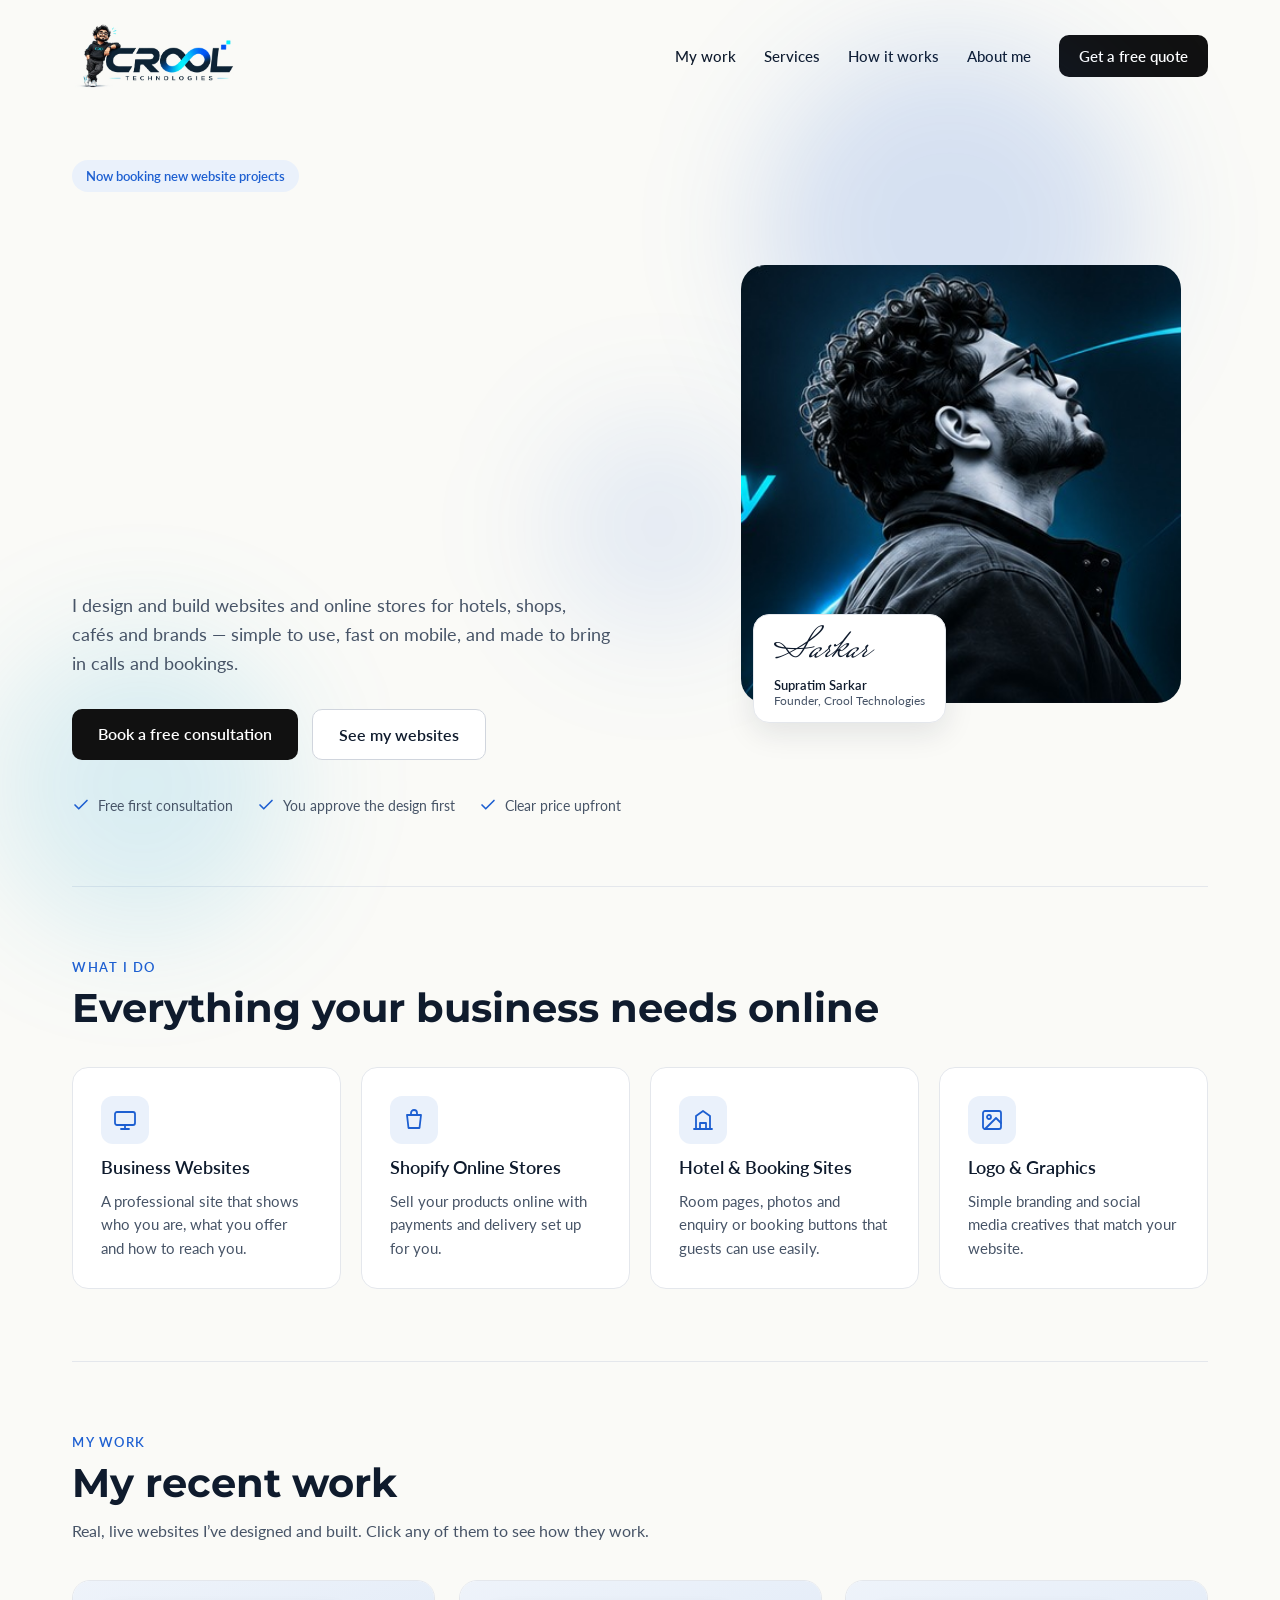
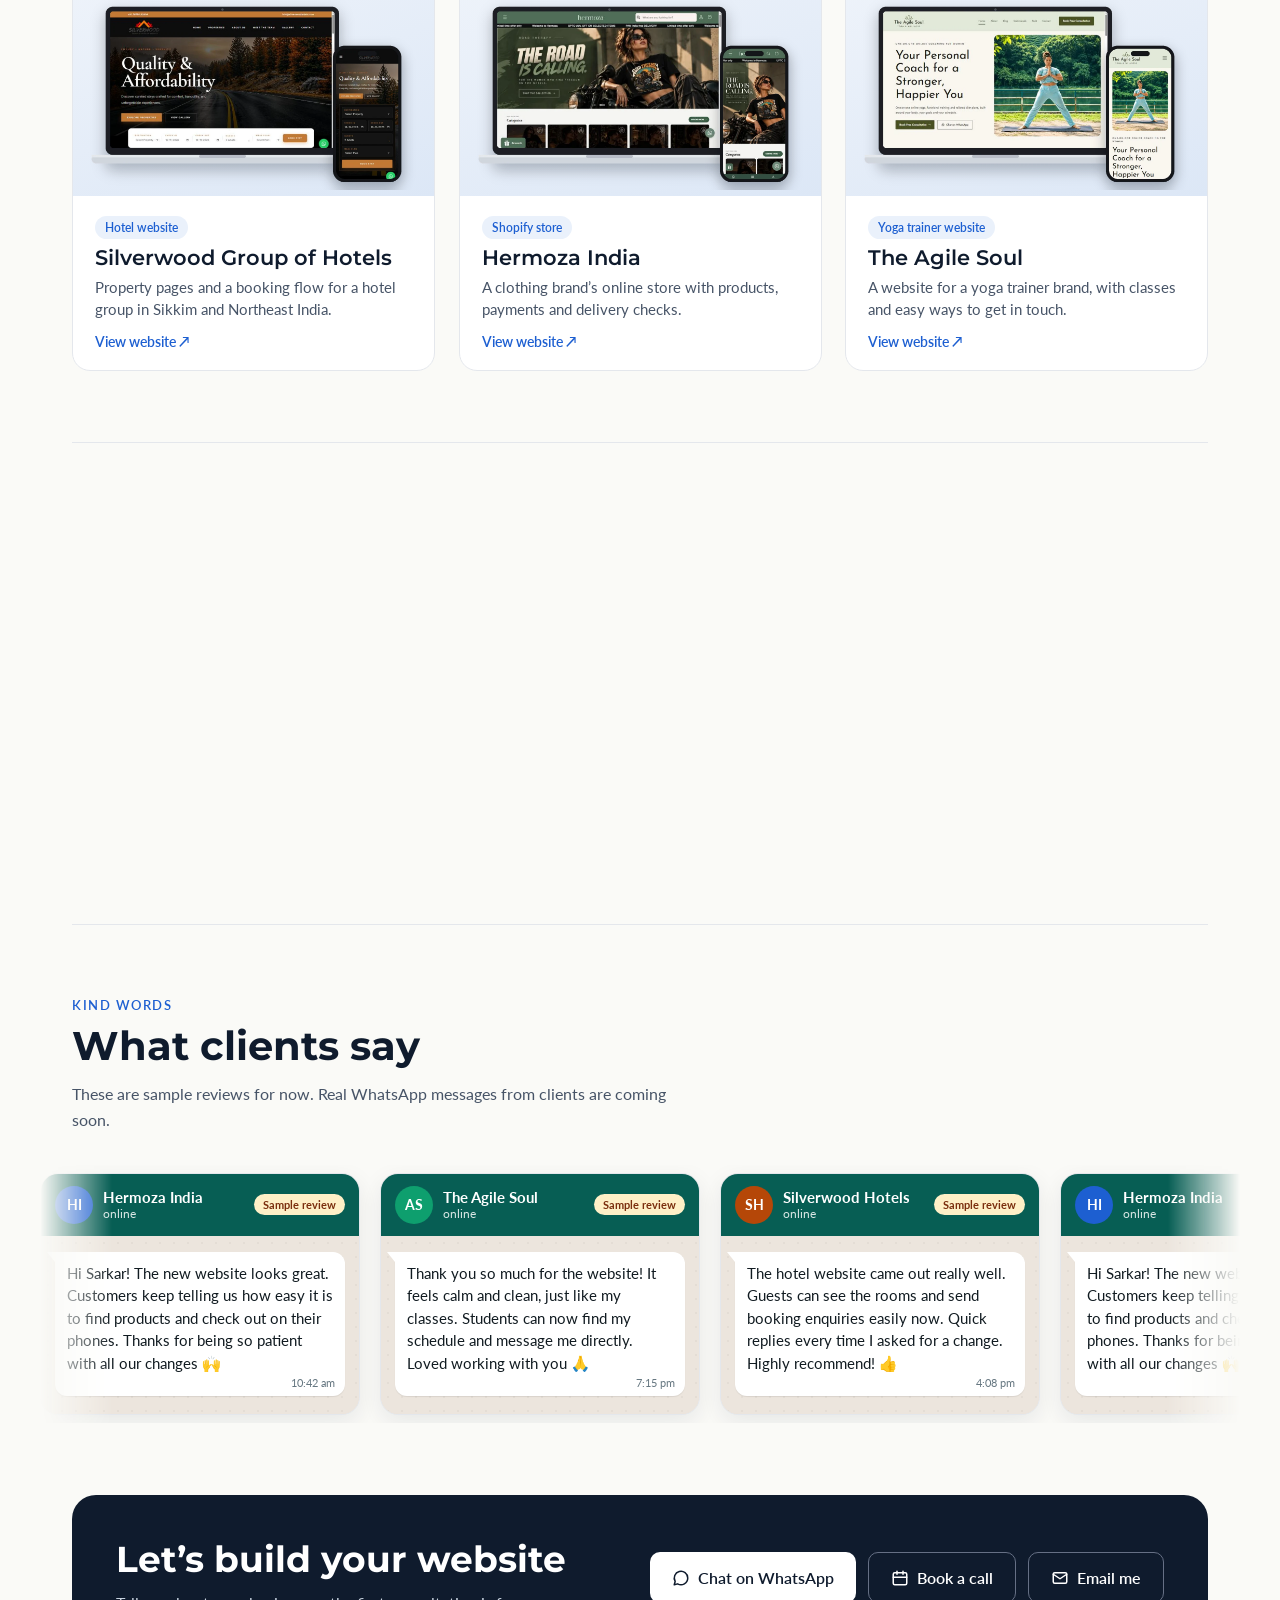
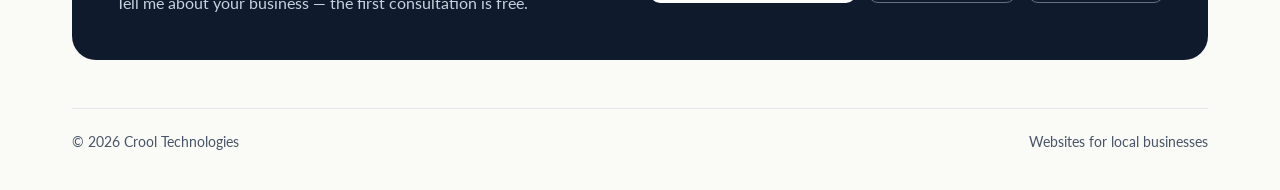
<file: index.html>
<!doctype html>
<html lang="en">
<head>
<meta charset="utf-8">
<meta name="viewport" content="width=device-width, initial-scale=1">
<title>Crool Technologies – Websites for Local Businesses</title>
<meta name="description" content="Crool Technologies by Supratim Sarkar builds websites and Shopify stores for local businesses – hotels, shops, cafés and brands. Free first consultation.">
<meta property="og:title" content="Crool Technologies – Websites for Local Businesses">
<meta property="og:description" content="Websites and online stores for hotels, shops, cafés and brands. Free first consultation.">
<meta property="og:image" content="assets/portrait.jpg">
<meta property="og:type" content="website">
<link rel="icon" href="favicon.ico" sizes="any">
<link rel="icon" type="image/png" sizes="32x32" href="assets/favicon-32.png">
<link rel="apple-touch-icon" href="assets/favicon.png">
<link rel="preconnect" href="https://fonts.googleapis.com">
<link rel="preconnect" href="https://fonts.gstatic.com" crossorigin>
<link rel="stylesheet" href="https://fonts.googleapis.com/css2?family=Lato:wght@400;700&family=Montserrat:wght@500;600;700&family=Mrs+Saint+Delafield&display=swap">
<style>
*{box-sizing:border-box}
html{scroll-behavior:smooth}
body{margin:0;background:#FAFAF7}
a{color:#1D5FD1;text-decoration:none}a:hover{color:#174BA6}
a[style*="background: #111111"]:hover{background:#333333 !important;color:#FFFFFF !important}
img{max-width:100%}

.marquee{position:relative;overflow:hidden;margin:0 -32px;padding:8px 0;-webkit-mask-image:linear-gradient(90deg,transparent,#000 6%,#000 94%,transparent);mask-image:linear-gradient(90deg,transparent,#000 6%,#000 94%,transparent)}
.marquee-track{display:flex;width:max-content;animation:marquee 45s linear infinite}
.marquee:hover .marquee-track,.marquee:focus-within .marquee-track,.marquee.paused .marquee-track{animation-play-state:paused}
.marquee-group{display:flex;gap:20px;padding-right:20px}
@keyframes marquee{to{transform:translateX(-50%)}}
.wa-card{margin:0;width:320px;flex:0 0 auto;border-radius:18px;overflow:hidden;background:#ECE5DD;box-shadow:0 8px 24px rgba(15,27,45,.08);border:1px solid #E4E7EC}
.wa-top{display:flex;align-items:center;gap:10px;background:#075E54;color:#FFF;padding:12px 14px}
.wa-av{width:38px;height:38px;border-radius:50%;display:flex;align-items:center;justify-content:center;font-weight:700;font-size:14px;color:#FFF;flex:0 0 auto}
.wa-name{font-weight:700;font-size:15px}
.wa-status{font-size:12px;opacity:.85}
.wa-sample{margin-left:auto;font-size:11px;font-weight:700;background:#FEF0C7;color:#7A2E0E;border-radius:999px;padding:4px 9px;white-space:nowrap}
.wa-chat{padding:16px 14px 18px;min-height:150px;background-color:#ECE5DD;background-image:radial-gradient(rgba(0,0,0,.035) 1px,transparent 1px);background-size:14px 14px}
.wa-bubble{margin:0;position:relative;background:#FFF;border-radius:0 12px 12px 12px;padding:10px 12px 22px;font-size:15px;line-height:1.5;color:#111B21;box-shadow:0 1px 1px rgba(0,0,0,.08)}
.wa-bubble::before{content:"";position:absolute;left:-8px;top:0;border-top:10px solid #FFF;border-left:8px solid transparent}
.wa-time{position:absolute;right:10px;bottom:5px;font-size:11px;color:#667781}
@media (max-width:768px){.wa-card{width:270px}.wa-bubble{font-size:14px}.marquee-track{animation-duration:35s}}
@media (prefers-reduced-motion:reduce){.marquee{overflow-x:auto;-webkit-mask-image:none;mask-image:none}.marquee-track{animation:none}.marquee-group[aria-hidden]{display:none}}

.site-header{display:flex;align-items:center;justify-content:space-between;gap:20px;padding:24px 0;position:relative}
.site-nav{display:flex;flex-wrap:wrap;align-items:center;gap:28px;font-size:15px;font-weight:500}
.menu-btn{display:none;background:none;border:1px solid #D0D5DD;border-radius:10px;width:46px;height:46px;align-items:center;justify-content:center;color:#0F1B2D;cursor:pointer}
.menu-btn .i-close{display:none}
.menu-btn[aria-expanded="true"] .i-open{display:none}
.menu-btn[aria-expanded="true"] .i-close{display:block}
.svc-grid{display:grid;grid-template-columns:repeat(4,minmax(0,1fr));gap:20px}
.svc-card{background:#FFF;border:1px solid #E4E7EC;border-radius:16px;padding:28px;display:flex;flex-direction:column;gap:12px}
.work-grid{display:grid;grid-template-columns:repeat(3,minmax(0,1fr));gap:24px}
.flow{list-style:none;margin:0;padding:0;display:flex;align-items:stretch;gap:12px}
.flow-step{flex:1 1 0;min-width:0;background:#FFF;border:1px solid #E4E7EC;border-radius:16px;padding:24px;position:relative}
.flow-num{display:inline-flex;align-items:center;justify-content:center;width:44px;height:44px;border-radius:999px;background:#111;color:#FFF;font-family:Montserrat,sans-serif;font-weight:700;font-size:16px}
.flow-step h3{margin:14px 0 6px;font-size:18px}
.flow-step p{margin:0;font-size:15px;line-height:1.55;color:#475467}
.flow-arrow{flex:0 0 auto;display:flex;align-items:center;color:#1D5FD1}
@media (max-width:1024px){
  .svc-grid{grid-template-columns:repeat(2,minmax(0,1fr))}
  .flow{flex-direction:column;align-items:stretch}
  .flow-arrow{justify-content:center;padding:2px 0}
  .flow-arrow svg{transform:rotate(90deg)}
}
@media (max-width:768px){
  .site-logo{height:50px !important}
  .menu-btn{display:flex}
  .site-nav{display:none;position:absolute;top:100%;left:0;right:0;z-index:50;flex-direction:column;align-items:stretch;gap:4px;background:#FFF;border:1px solid #E4E7EC;border-radius:16px;padding:12px;box-shadow:0 16px 40px rgba(15,27,45,.12)}
  .site-nav.open{display:flex}
  .site-nav a{padding:14px 12px !important;border-radius:10px;font-size:16px}
  .site-nav a:not([style*="#111111"]):hover{background:#F2F4F7}
  .site-nav a[style*="#111111"]{text-align:center;margin-top:6px}
  .hero-media{order:-1}
  .type-wrap{white-space:normal}
  .hero{gap:40px !important;padding-top:16px !important}
  .svc-grid{gap:12px}
  .svc-card{padding:18px;gap:10px}
  .svc-card h3{font-size:16px !important}
  .svc-card p{font-size:14px !important}
}
@media (max-width:768px){
  .work-grid{gap:10px}
  .work-card{border-radius:12px !important}
  .work-card img{padding:6px 4px 2px !important}
  .work-card > div{padding:10px !important;gap:4px !important}
  .work-card > div > span,.work-card > div > div:nth-of-type(2){display:none !important}
  .work-card > div > div:first-of-type{font-size:13px !important;line-height:1.25}
  .work-card > div > div:last-of-type{font-size:12px !important;margin-top:2px !important}
}
@media (max-width:640px){
  section{padding-top:48px !important;padding-bottom:48px !important}
  #contact{padding:28px !important}
}
</style>
<script>try{if(!sessionStorage.getItem('crool-intro')&&!matchMedia('(prefers-reduced-motion: reduce)').matches){document.documentElement.classList.add('loading');setTimeout(function(){document.documentElement.classList.remove('loading','loader-active')},6000)}}catch(e){}</script>
<link rel="stylesheet" href="loader.css">
<script src="loader.js" defer></script>
<script>if(!matchMedia('(prefers-reduced-motion: reduce)').matches)document.documentElement.classList.add('js-anim')</script>
<link rel="stylesheet" href="anim.css">
<script src="anim.js" defer></script>
</head>
<body>
<div style="font-family: Lato, system-ui, sans-serif; color: #0F1B2D; background: #FAFAF7; min-height: 100vh">
<div style="max-width: 1200px; margin: 0 auto; padding: 0 32px">

<header class="site-header">
<div style="display: flex; align-items: center; gap: 16px">
<a href="index.html" style="display: flex"><img src="assets/crool-logo.webp" alt="Crool Technologies" class="site-logo" width="507" height="200" style="height: 64px; width: auto; display: block"></a>
</div>
<button type="button" class="menu-btn" aria-label="Open menu" aria-expanded="false" aria-controls="site-nav">
<svg class="i-open" aria-hidden="true" width="26" height="26" viewBox="0 0 24 24" fill="none" stroke="currentColor" stroke-width="2" stroke-linecap="round"><path d="M4 7h16M4 12h16M4 17h16"></path></svg>
<svg class="i-close" aria-hidden="true" width="26" height="26" viewBox="0 0 24 24" fill="none" stroke="currentColor" stroke-width="2" stroke-linecap="round"><path d="M18 6 6 18M6 6l12 12"></path></svg>
</button>
<nav id="site-nav" class="site-nav" aria-label="Main">
<a href="#work" style="color: #0F1B2D; padding: 12px 0">My work</a>
<a href="#services" style="color: #0F1B2D; padding: 12px 0">Services</a>
<a href="#process" style="color: #0F1B2D; padding: 12px 0">How it works</a>
<a href="about.html" style="color: #0F1B2D; padding: 12px 0">About me</a>
<a href="#contact" style="background: #111111; color: #FFFFFF; font-weight: 600; border-radius: 10px; padding: 12px 20px">Get a free quote</a>
</nav>
</header>

<section class="hero" style="display: flex; flex-wrap: wrap; align-items: center; gap: 48px; padding: 48px 0 72px">
<span class="blob b1" data-parallax="-0.25" aria-hidden="true"></span><span class="blob b2" data-parallax="0.2" aria-hidden="true"></span><span class="blob b3" data-parallax="-0.12" aria-hidden="true"></span>
<div style="flex: 1 1 480px; min-width: 0">
<p style="display: inline-block; margin: 0 0 20px; font-size: 13px; font-weight: 600; color: #1D5FD1; background: #EAF1FB; border-radius: 999px; padding: 8px 14px">Now booking new website projects</p>
<h1 class="type-h1" aria-label="Websites that help local businesses get more customers" style="margin: 0; font-family: Montserrat, sans-serif; font-weight: 700; font-size: clamp(40px, 5.4vw, 68px); line-height: 1.05; letter-spacing: -0.02em">Websites that help <span class="type-wrap" aria-hidden="true"><span class="type-text" data-words="local businesses|dental clinics|make-up studios|crochet artists|fitness trainers|online stores">local businesses</span><span class="type-caret"></span></span> get more customers</h1>
<p style="margin: 22px 0 0; max-width: 540px; font-size: 18px; line-height: 1.6; color: #475467">I design and build websites and online stores for hotels, shops, cafés and brands — simple to use, fast on mobile, and made to bring in calls and bookings.</p>
<div style="display: flex; flex-wrap: wrap; gap: 14px; margin-top: 32px">
<a href="#book" data-open-booking style="background: #111111; color: #FFFFFF; font-weight: 600; border-radius: 10px; padding: 15px 26px">Book a free consultation</a>
<a href="#work" style="color: #0F1B2D; font-weight: 600; border: 1px solid #D0D5DD; background: #FFFFFF; border-radius: 10px; padding: 15px 26px">See my websites</a>
</div>
<div style="display: flex; flex-wrap: wrap; gap: 24px; margin-top: 36px; font-size: 14px; color: #475467">
<span style="display: flex; align-items: center; gap: 8px"><svg aria-hidden="true" width="18" height="18" viewBox="0 0 24 24" fill="none" stroke="#1D5FD1" stroke-width="2.2" stroke-linecap="round" stroke-linejoin="round"><path d="M20 6 9 17l-5-5"></path></svg>Free first consultation</span>
<span style="display: flex; align-items: center; gap: 8px"><svg aria-hidden="true" width="18" height="18" viewBox="0 0 24 24" fill="none" stroke="#1D5FD1" stroke-width="2.2" stroke-linecap="round" stroke-linejoin="round"><path d="M20 6 9 17l-5-5"></path></svg>You approve the design first</span>
<span style="display: flex; align-items: center; gap: 8px"><svg aria-hidden="true" width="18" height="18" viewBox="0 0 24 24" fill="none" stroke="#1D5FD1" stroke-width="2.2" stroke-linecap="round" stroke-linejoin="round"><path d="M20 6 9 17l-5-5"></path></svg>Clear price upfront</span>
</div>
</div>
<div class="hero-media" style="flex: 1 1 380px; min-width: 0; display: flex; justify-content: center">
<div data-parallax="-0.08" style="position: relative; width: 100%; max-width: 440px">
<img src="assets/portrait.jpg" alt="Supratim Sarkar" style="width: 100%; height: auto; display: block; border-radius: 24px">
<div style="position: absolute; left: 12px; bottom: -20px; background: #FFFFFF; border: 1px solid #E4E7EC; border-radius: 16px; padding: 14px 20px; box-shadow: 0 10px 30px rgba(15,27,45,0.10)">
<div style="font-family: 'Mrs Saint Delafield', cursive; font-size: 44px; line-height: 1; color: #0F1B2D">Sarkar</div>
<div style="font-size: 13px; font-weight: 600; margin-top: 4px">Supratim Sarkar</div>
<div style="font-size: 12px; color: #475467">Founder, Crool Technologies</div>
</div>
</div>
</div>
</section>

<section id="services" style="padding: 72px 0; border-top: 1px solid #E4E7EC">
<p style="margin: 0 0 10px; font-size: 13px; font-weight: 600; letter-spacing: 0.12em; color: #1D5FD1">WHAT I DO</p>
<h2 style="margin: 0 0 36px; font-family: Montserrat, sans-serif; font-size: 40px; line-height: 1.15">Everything your business needs online</h2>
<div class="svc-grid">
<div class="svc-card">
<div style="width: 48px; height: 48px; border-radius: 12px; background: #EAF1FB; display: flex; align-items: center; justify-content: center"><svg aria-hidden="true" width="24" height="24" viewBox="0 0 24 24" fill="none" stroke="#1D5FD1" stroke-width="1.8" stroke-linecap="round" stroke-linejoin="round"><rect x="2" y="4" width="20" height="13" rx="2"></rect><path d="M8 21h8M12 17v4"></path></svg></div>
<h3 style="margin: 0; font-size: 18px; font-weight: 600">Business Websites</h3>
<p style="margin: 0; font-size: 15px; line-height: 1.55; color: #475467">A professional site that shows who you are, what you offer and how to reach you.</p>
</div>
<div class="svc-card">
<div style="width: 48px; height: 48px; border-radius: 12px; background: #EAF1FB; display: flex; align-items: center; justify-content: center"><svg aria-hidden="true" width="24" height="24" viewBox="0 0 24 24" fill="none" stroke="#1D5FD1" stroke-width="1.8" stroke-linecap="round" stroke-linejoin="round"><path d="M5 7h14l-1.5 13h-11z"></path><path d="M9 7V5a3 3 0 0 1 6 0v2"></path></svg></div>
<h3 style="margin: 0; font-size: 18px; font-weight: 600">Shopify Online Stores</h3>
<p style="margin: 0; font-size: 15px; line-height: 1.55; color: #475467">Sell your products online with payments and delivery set up for you.</p>
</div>
<div class="svc-card">
<div style="width: 48px; height: 48px; border-radius: 12px; background: #EAF1FB; display: flex; align-items: center; justify-content: center"><svg aria-hidden="true" width="24" height="24" viewBox="0 0 24 24" fill="none" stroke="#1D5FD1" stroke-width="1.8" stroke-linecap="round" stroke-linejoin="round"><path d="M3 21h18M5 21V8l7-5 7 5v13"></path><path d="M9 21v-6h6v6"></path></svg></div>
<h3 style="margin: 0; font-size: 18px; font-weight: 600">Hotel &amp; Booking Sites</h3>
<p style="margin: 0; font-size: 15px; line-height: 1.55; color: #475467">Room pages, photos and enquiry or booking buttons that guests can use easily.</p>
</div>
<div class="svc-card">
<div style="width: 48px; height: 48px; border-radius: 12px; background: #EAF1FB; display: flex; align-items: center; justify-content: center"><svg aria-hidden="true" width="24" height="24" viewBox="0 0 24 24" fill="none" stroke="#1D5FD1" stroke-width="1.8" stroke-linecap="round" stroke-linejoin="round"><rect x="3" y="3" width="18" height="18" rx="2"></rect><circle cx="9" cy="9" r="2"></circle><path d="m21 15-5-5L5 21"></path></svg></div>
<h3 style="margin: 0; font-size: 18px; font-weight: 600">Logo &amp; Graphics</h3>
<p style="margin: 0; font-size: 15px; line-height: 1.55; color: #475467">Simple branding and social media creatives that match your website.</p>
</div>
</div>
</section>

<section id="work" style="padding: 72px 0; border-top: 1px solid #E4E7EC">
<p style="margin: 0 0 10px; font-size: 13px; font-weight: 600; letter-spacing: 0.12em; color: #1D5FD1">MY WORK</p>
<h2 style="margin: 0 0 12px; font-family: Montserrat, sans-serif; font-size: 40px; line-height: 1.15">My recent work</h2>
<p style="margin: 0 0 36px; max-width: 620px; font-size: 16px; line-height: 1.6; color: #475467">Real, live websites I’ve designed and built. Click any of them to see how they work.</p>
<div class="work-grid">
<a href="https://www.silverwoodhotels.com" target="_blank" rel="noopener" class="work-card" style="display: block; color: #0F1B2D; background: #FFFFFF; border: 1px solid #E4E7EC; border-radius: 18px; overflow: hidden">
<img loading="lazy" src="assets/work-silverwood.webp" alt="Silverwood Hotels website on a laptop and a phone" width="1260" height="750" style="width: 100%; height: auto; aspect-ratio: 1260 / 750; object-fit: contain; display: block; background: linear-gradient(160deg, #EEF3FA, #DCE7F6); padding: 14px 12px 6px; box-sizing: border-box">
<div style="padding: 20px 22px; display: flex; flex-direction: column; gap: 6px">
<span style="align-self: flex-start; font-size: 12px; font-weight: 600; color: #1D5FD1; background: #EAF1FB; border-radius: 999px; padding: 4px 10px">Hotel website</span>
<div style="font-family: Montserrat, sans-serif; font-size: 21px; font-weight: 600">Silverwood Group of Hotels</div>
<div style="font-size: 15px; line-height: 1.5; color: #475467">Property pages and a booking flow for a hotel group in Sikkim and Northeast India.</div>
<div style="font-size: 14px; font-weight: 600; color: #1D5FD1; margin-top: 6px">View website ↗</div>
</div>
</a>
<a href="https://www.hermozaindia.com" target="_blank" rel="noopener" class="work-card" style="display: block; color: #0F1B2D; background: #FFFFFF; border: 1px solid #E4E7EC; border-radius: 18px; overflow: hidden">
<img loading="lazy" src="assets/work-hermoza.webp" alt="Hermoza India store on a laptop and a phone" width="1260" height="750" style="width: 100%; height: auto; aspect-ratio: 1260 / 750; object-fit: contain; display: block; background: linear-gradient(160deg, #EEF3FA, #DCE7F6); padding: 14px 12px 6px; box-sizing: border-box">
<div style="padding: 20px 22px; display: flex; flex-direction: column; gap: 6px">
<span style="align-self: flex-start; font-size: 12px; font-weight: 600; color: #1D5FD1; background: #EAF1FB; border-radius: 999px; padding: 4px 10px">Shopify store</span>
<div style="font-family: Montserrat, sans-serif; font-size: 21px; font-weight: 600">Hermoza India</div>
<div style="font-size: 15px; line-height: 1.5; color: #475467">A clothing brand’s online store with products, payments and delivery checks.</div>
<div style="font-size: 14px; font-weight: 600; color: #1D5FD1; margin-top: 6px">View website ↗</div>
</div>
</a>
<a href="https://www.theagilesoul.com" target="_blank" rel="noopener" class="work-card" style="display: block; color: #0F1B2D; background: #FFFFFF; border: 1px solid #E4E7EC; border-radius: 18px; overflow: hidden">
<img loading="lazy" src="assets/work-agile.webp" alt="The Agile Soul website on a laptop and a phone" width="1260" height="750" style="width: 100%; height: auto; aspect-ratio: 1260 / 750; object-fit: contain; display: block; background: linear-gradient(160deg, #EEF3FA, #DCE7F6); padding: 14px 12px 6px; box-sizing: border-box">
<div style="padding: 20px 22px; display: flex; flex-direction: column; gap: 6px">
<span style="align-self: flex-start; font-size: 12px; font-weight: 600; color: #1D5FD1; background: #EAF1FB; border-radius: 999px; padding: 4px 10px">Yoga trainer website</span>
<div style="font-family: Montserrat, sans-serif; font-size: 21px; font-weight: 600">The Agile Soul</div>
<div style="font-size: 15px; line-height: 1.5; color: #475467">A website for a yoga trainer brand, with classes and easy ways to get in touch.</div>
<div style="font-size: 14px; font-weight: 600; color: #1D5FD1; margin-top: 6px">View website ↗</div>
</div>
</a>
</div>
</section>

<section id="process" style="padding: 72px 0; border-top: 1px solid #E4E7EC">
<p style="margin: 0 0 10px; font-size: 13px; font-weight: 600; letter-spacing: 0.12em; color: #1D5FD1">HOW IT WORKS</p>
<h2 style="margin: 0 0 36px; font-family: Montserrat, sans-serif; font-size: 40px; line-height: 1.15">Simple, clear, no surprises</h2>
<ol class="flow">
<li class="flow-step"><span class="flow-num">01</span><h3>Free call</h3><p>We talk about your business, your customers and what the site needs to do.</p></li>
<li class="flow-arrow" aria-hidden="true"><svg width="28" height="28" viewBox="0 0 24 24" fill="none" stroke="currentColor" stroke-width="2" stroke-linecap="round" stroke-linejoin="round"><path d="M5 12h14M13 6l6 6-6 6"></path></svg></li>
<li class="flow-step"><span class="flow-num">02</span><h3>Design preview</h3><p>You see the design and request changes before anything is built.</p></li>
<li class="flow-arrow" aria-hidden="true"><svg width="28" height="28" viewBox="0 0 24 24" fill="none" stroke="currentColor" stroke-width="2" stroke-linecap="round" stroke-linejoin="round"><path d="M5 12h14M13 6l6 6-6 6"></path></svg></li>
<li class="flow-step"><span class="flow-num">03</span><h3>Build</h3><p>I build the site, mobile-friendly and fast, with regular updates to you.</p></li>
<li class="flow-arrow" aria-hidden="true"><svg width="28" height="28" viewBox="0 0 24 24" fill="none" stroke="currentColor" stroke-width="2" stroke-linecap="round" stroke-linejoin="round"><path d="M5 12h14M13 6l6 6-6 6"></path></svg></li>
<li class="flow-step"><span class="flow-num">04</span><h3>Launch &amp; handover</h3><p>Your site goes live on fast, secure hosting. Need a change later? Just message me and I’ll update it.</p></li>
</ol>
</section>



<section id="reviews" style="padding: 72px 0; border-top: 1px solid #E4E7EC">
<p style="margin: 0 0 10px; font-size: 13px; font-weight: 600; letter-spacing: 0.12em; color: #1D5FD1">KIND WORDS</p>
<h2 style="margin: 0 0 12px; font-family: Montserrat, sans-serif; font-size: 40px; line-height: 1.15">What clients say</h2>
<p style="margin: 0 0 32px; max-width: 620px; font-size: 16px; line-height: 1.6; color: #475467">These are sample reviews for now. Real WhatsApp messages from clients are coming soon.</p>
<div class="marquee" aria-label="Sample client reviews">
<div class="marquee-track">
<div class="marquee-group"><figure class="wa-card">
<div class="wa-top"><span class="wa-av" style="background:#1D5FD1">HI</span><div><div class="wa-name">Hermoza India</div><div class="wa-status">online</div></div><span class="wa-sample">Sample review</span></div>
<div class="wa-chat"><blockquote class="wa-bubble">Hi Sarkar! The new website looks great. Customers keep telling us how easy it is to find products and check out on their phones. Thanks for being so patient with all our changes 🙌<span class="wa-time">10:42 am</span></blockquote></div>
</figure><figure class="wa-card">
<div class="wa-top"><span class="wa-av" style="background:#0E9F6E">AS</span><div><div class="wa-name">The Agile Soul</div><div class="wa-status">online</div></div><span class="wa-sample">Sample review</span></div>
<div class="wa-chat"><blockquote class="wa-bubble">Thank you so much for the website! It feels calm and clean, just like my classes. Students can now find my schedule and message me directly. Loved working with you 🙏<span class="wa-time">7:15 pm</span></blockquote></div>
</figure><figure class="wa-card">
<div class="wa-top"><span class="wa-av" style="background:#B54708">SH</span><div><div class="wa-name">Silverwood Hotels</div><div class="wa-status">online</div></div><span class="wa-sample">Sample review</span></div>
<div class="wa-chat"><blockquote class="wa-bubble">The hotel website came out really well. Guests can see the rooms and send booking enquiries easily now. Quick replies every time I asked for a change. Highly recommend! 👍<span class="wa-time">4:08 pm</span></blockquote></div>
</figure><figure class="wa-card">
<div class="wa-top"><span class="wa-av" style="background:#1D5FD1">HI</span><div><div class="wa-name">Hermoza India</div><div class="wa-status">online</div></div><span class="wa-sample">Sample review</span></div>
<div class="wa-chat"><blockquote class="wa-bubble">Hi Sarkar! The new website looks great. Customers keep telling us how easy it is to find products and check out on their phones. Thanks for being so patient with all our changes 🙌<span class="wa-time">10:42 am</span></blockquote></div>
</figure><figure class="wa-card">
<div class="wa-top"><span class="wa-av" style="background:#0E9F6E">AS</span><div><div class="wa-name">The Agile Soul</div><div class="wa-status">online</div></div><span class="wa-sample">Sample review</span></div>
<div class="wa-chat"><blockquote class="wa-bubble">Thank you so much for the website! It feels calm and clean, just like my classes. Students can now find my schedule and message me directly. Loved working with you 🙏<span class="wa-time">7:15 pm</span></blockquote></div>
</figure><figure class="wa-card">
<div class="wa-top"><span class="wa-av" style="background:#B54708">SH</span><div><div class="wa-name">Silverwood Hotels</div><div class="wa-status">online</div></div><span class="wa-sample">Sample review</span></div>
<div class="wa-chat"><blockquote class="wa-bubble">The hotel website came out really well. Guests can see the rooms and send booking enquiries easily now. Quick replies every time I asked for a change. Highly recommend! 👍<span class="wa-time">4:08 pm</span></blockquote></div>
</figure></div>
<div class="marquee-group" aria-hidden="true"><figure class="wa-card">
<div class="wa-top"><span class="wa-av" style="background:#1D5FD1">HI</span><div><div class="wa-name">Hermoza India</div><div class="wa-status">online</div></div><span class="wa-sample">Sample review</span></div>
<div class="wa-chat"><blockquote class="wa-bubble">Hi Sarkar! The new website looks great. Customers keep telling us how easy it is to find products and check out on their phones. Thanks for being so patient with all our changes 🙌<span class="wa-time">10:42 am</span></blockquote></div>
</figure><figure class="wa-card">
<div class="wa-top"><span class="wa-av" style="background:#0E9F6E">AS</span><div><div class="wa-name">The Agile Soul</div><div class="wa-status">online</div></div><span class="wa-sample">Sample review</span></div>
<div class="wa-chat"><blockquote class="wa-bubble">Thank you so much for the website! It feels calm and clean, just like my classes. Students can now find my schedule and message me directly. Loved working with you 🙏<span class="wa-time">7:15 pm</span></blockquote></div>
</figure><figure class="wa-card">
<div class="wa-top"><span class="wa-av" style="background:#B54708">SH</span><div><div class="wa-name">Silverwood Hotels</div><div class="wa-status">online</div></div><span class="wa-sample">Sample review</span></div>
<div class="wa-chat"><blockquote class="wa-bubble">The hotel website came out really well. Guests can see the rooms and send booking enquiries easily now. Quick replies every time I asked for a change. Highly recommend! 👍<span class="wa-time">4:08 pm</span></blockquote></div>
</figure><figure class="wa-card">
<div class="wa-top"><span class="wa-av" style="background:#1D5FD1">HI</span><div><div class="wa-name">Hermoza India</div><div class="wa-status">online</div></div><span class="wa-sample">Sample review</span></div>
<div class="wa-chat"><blockquote class="wa-bubble">Hi Sarkar! The new website looks great. Customers keep telling us how easy it is to find products and check out on their phones. Thanks for being so patient with all our changes 🙌<span class="wa-time">10:42 am</span></blockquote></div>
</figure><figure class="wa-card">
<div class="wa-top"><span class="wa-av" style="background:#0E9F6E">AS</span><div><div class="wa-name">The Agile Soul</div><div class="wa-status">online</div></div><span class="wa-sample">Sample review</span></div>
<div class="wa-chat"><blockquote class="wa-bubble">Thank you so much for the website! It feels calm and clean, just like my classes. Students can now find my schedule and message me directly. Loved working with you 🙏<span class="wa-time">7:15 pm</span></blockquote></div>
</figure><figure class="wa-card">
<div class="wa-top"><span class="wa-av" style="background:#B54708">SH</span><div><div class="wa-name">Silverwood Hotels</div><div class="wa-status">online</div></div><span class="wa-sample">Sample review</span></div>
<div class="wa-chat"><blockquote class="wa-bubble">The hotel website came out really well. Guests can see the rooms and send booking enquiries easily now. Quick replies every time I asked for a change. Highly recommend! 👍<span class="wa-time">4:08 pm</span></blockquote></div>
</figure></div>
</div>
</div>
</section>

<section id="contact" style="display: flex; flex-wrap: wrap; gap: 28px; align-items: center; justify-content: space-between; padding: 44px; margin-bottom: 48px; border-radius: 24px; background: #0F1B2D; color: #FFFFFF">
<div style="flex: 1 1 360px">
<h2 style="margin: 0 0 10px; font-family: Montserrat, sans-serif; font-size: 36px; line-height: 1.15">Let’s build your website</h2>
<p style="margin: 0; font-size: 16px; line-height: 1.6; color: #C7D2DE">Tell me about your business — the first consultation is free.</p>
</div>
<div style="display: flex; flex-wrap: wrap; gap: 12px">
<a href="https://wa.me/919676737016?text=Hi%20Sarkar%21%20%F0%9F%91%8B%20I%20saw%20your%20work%20on%20the%20Crool%20Technologies%20website%20and%20I%20have%20a%20project%20in%20mind.%20Can%20we%20chat%3F" target="_blank" rel="noopener" style="display: flex; align-items: center; gap: 8px; background: #FFFFFF; color: #0F1B2D; font-weight: 600; border-radius: 10px; padding: 15px 22px"><svg aria-hidden="true" width="18" height="18" viewBox="0 0 24 24" fill="none" stroke="currentColor" stroke-width="2" stroke-linecap="round" stroke-linejoin="round"><path d="M21 12a9 9 0 0 1-13.5 7.8L3 21l1.2-4.4A9 9 0 1 1 21 12z"></path></svg>Chat on WhatsApp</a>
<a href="#book" data-open-booking style="display: flex; align-items: center; gap: 8px; color: #FFFFFF; font-weight: 600; border: 1px solid #667085; border-radius: 10px; padding: 15px 22px"><svg aria-hidden="true" width="18" height="18" viewBox="0 0 24 24" fill="none" stroke="currentColor" stroke-width="2" stroke-linecap="round" stroke-linejoin="round"><rect x="3" y="5" width="18" height="16" rx="2"></rect><path d="M16 3v4M8 3v4M3 11h18"></path></svg>Book a call</a>
<a href="mailto:supratimsarkar1@gmail.com" style="display: flex; align-items: center; gap: 8px; color: #FFFFFF; font-weight: 600; border: 1px solid #667085; border-radius: 10px; padding: 15px 22px"><svg aria-hidden="true" width="18" height="18" viewBox="0 0 24 24" fill="none" stroke="currentColor" stroke-width="2" stroke-linecap="round" stroke-linejoin="round"><rect x="3" y="5" width="18" height="14" rx="2"></rect><path d="m3 7 9 6 9-6"></path></svg>Email me</a>
</div>
</section>

<footer style="display: flex; flex-wrap: wrap; justify-content: space-between; gap: 12px; padding: 24px 0 40px; border-top: 1px solid #E4E7EC; font-size: 14px; color: #475467">
<span>© 2026 Crool Technologies</span>
<span>Websites for local businesses</span>
</footer>

</div>
</div>
<dialog id="booking" aria-labelledby="booking-title">
<form id="booking-form" novalidate>
<div class="bk-head">
<h2 id="booking-title">Book a call</h2>
<button type="button" class="bk-close" aria-label="Close" data-close-booking>
<svg aria-hidden="true" width="22" height="22" viewBox="0 0 24 24" fill="none" stroke="currentColor" stroke-width="2" stroke-linecap="round"><path d="M18 6 6 18M6 6l12 12"></path></svg>
</button>
</div>
<p class="bk-sub">Fill this in and tap <strong>Book now</strong>. WhatsApp will open with your details ready to send.</p>

<div class="bk-row">
<div class="bk-field"><label for="bk-first">First name</label><input id="bk-first" name="first" autocomplete="given-name" required></div>
<div class="bk-field"><label for="bk-last">Last name</label><input id="bk-last" name="last" autocomplete="family-name" required></div>
</div>

<div class="bk-field">
<label for="bk-country">Country</label>
<select id="bk-country" name="country" required><option value="">Loading…</option></select>
</div>

<div class="bk-row">
<div class="bk-field">
<label for="bk-state">State</label>
<select id="bk-state" name="state" required disabled><option value="">Select country first</option></select>
<input id="bk-state-text" name="state_text" placeholder="Type your state" hidden>
</div>
<div class="bk-field">
<label for="bk-city">City</label>
<select id="bk-city" name="city" required disabled><option value="">Select state first</option></select>
<input id="bk-city-text" name="city_text" placeholder="Type your city" hidden>
</div>
</div>

<div class="bk-field">
<label for="bk-phone">WhatsApp number</label>
<div class="bk-phone"><span id="bk-dial">+91</span><input id="bk-phone" name="phone" type="tel" inputmode="numeric" autocomplete="tel-national" placeholder="98765 43210" required></div>
</div>

<div class="bk-field">
<label for="bk-type">Business type</label>
<select id="bk-type" name="type" required>
<option value="">Select your business type</option>
<option>Dental clinic</option>
<option>Make-up studio</option>
<option>Crochet artist</option>
<option>Fitness trainer</option>
<option>E-commerce</option>
<option value="Others">Others</option>
</select>
<input id="bk-type-other" name="type_other" placeholder="Tell me your business type" hidden>
</div>

<fieldset class="bk-field">
<legend>Service needed <span class="bk-hint">(choose one or more)</span></legend>
<div class="bk-checks">
<label><input type="checkbox" name="service" value="Website"> Website</label>
<label><input type="checkbox" name="service" value="Online store"> Online store</label>
<label><input type="checkbox" name="service" value="Banners / flyers"> Banners / flyers</label>
<label><input type="checkbox" name="service" value="Social media posts"> Social media posts</label>
<label id="bk-reels" hidden><input type="checkbox" name="service" value="Reels"> Reels</label>
</div>
</fieldset>

<p id="bk-error" class="bk-error" role="alert"></p>
<button type="submit" class="bk-submit">Book now</button>
</form>
</dialog>

<style>
#booking{border:none;border-radius:20px;padding:0;width:min(560px,calc(100vw - 24px));max-height:calc(100vh - 24px);color:#0F1B2D;font-family:Lato,system-ui,sans-serif;box-shadow:0 24px 60px rgba(15,27,45,.25)}
#booking::backdrop{background:rgba(15,27,45,.55)}
#booking form{padding:28px;display:flex;flex-direction:column;gap:16px}
.bk-head{display:flex;justify-content:space-between;align-items:center}
.bk-head h2{margin:0;font-family:Montserrat,sans-serif;font-size:28px}
.bk-close{background:none;border:none;color:#475467;width:44px;height:44px;border-radius:10px;cursor:pointer;display:flex;align-items:center;justify-content:center}
.bk-close:hover{background:#F2F4F7}
.bk-sub{margin:-6px 0 0;font-size:15px;line-height:1.5;color:#475467}
.bk-row{display:grid;grid-template-columns:repeat(2,minmax(0,1fr));gap:14px}
.bk-field{display:flex;flex-direction:column;gap:6px;border:none;margin:0;padding:0;min-width:0}
.bk-field label,.bk-field legend{font-size:14px;font-weight:600;padding:0}
.bk-hint{font-weight:400;color:#475467}
#booking input:not([type=checkbox]),#booking select{font:inherit;font-size:16px;color:#0F1B2D;background:#FFF;border:1px solid #D0D5DD;border-radius:10px;padding:12px 14px;width:100%;box-sizing:border-box;min-height:46px}
#booking input:focus,#booking select:focus{outline:2px solid #1D5FD1;outline-offset:1px;border-color:#1D5FD1}
#booking select:disabled{background:#F2F4F7;color:#667085}
.bk-phone{display:flex;align-items:stretch}
.bk-phone span{display:flex;align-items:center;padding:0 12px;border:1px solid #D0D5DD;border-right:none;border-radius:10px 0 0 10px;background:#F2F4F7;font-size:16px;color:#475467}
.bk-phone input{border-radius:0 10px 10px 0 !important}
.bk-checks{display:grid;grid-template-columns:repeat(2,minmax(0,1fr));gap:8px;margin-top:8px}
.bk-checks label{display:flex;align-items:center;gap:10px;font-weight:500;font-size:15px;border:1px solid #D0D5DD;border-radius:10px;padding:12px;cursor:pointer;min-height:44px;box-sizing:border-box}
.bk-checks label:has(input:checked){border-color:#1D5FD1;background:#EAF1FB}
.bk-checks input{width:18px;height:18px;accent-color:#1D5FD1;margin:0}
.bk-checks label[hidden]{display:none}
.bk-error{margin:0;color:#B42318;font-size:14px;min-height:1px}
.bk-submit{font:inherit;font-size:16px;font-weight:600;background:#111111;color:#FFF;border:none;border-radius:10px;padding:15px;cursor:pointer;min-height:48px}
.bk-submit:hover{background:#333}
.bk-open{font:inherit;cursor:pointer}
@media (max-width:520px){.bk-row,.bk-checks{grid-template-columns:1fr}#booking form{padding:22px}}
</style>

<script>
(function(){
  var WA_NUMBER = '919676737016';
  var dlg = document.getElementById('booking');
  var form = document.getElementById('booking-form');
  var $ = function(id){ return document.getElementById(id); };
  var country = $('bk-country'), state = $('bk-state'), city = $('bk-city');
  var stateText = $('bk-state-text'), cityText = $('bk-city-text');
  var countries = [], states = [], loaded = false;

  function opts(sel, list, placeholder){
    sel.innerHTML = '';
    var o = document.createElement('option'); o.value = ''; o.textContent = placeholder; sel.appendChild(o);
    list.forEach(function(v){ var x = document.createElement('option'); x.value = v; x.textContent = v; sel.appendChild(x); });
  }
  function useText(sel, input, on){
    sel.hidden = on; sel.disabled = on || sel.disabled; sel.required = !on;
    input.hidden = !on; input.required = on; if(!on) input.value = '';
  }
  function cityName(){ return city.hidden ? cityText.value.trim() : city.value; }
  function updateReels(){
    var show = cityName().toLowerCase() === 'siliguri';
    var box = $('bk-reels'); box.hidden = !show;
    if(!show) box.querySelector('input').checked = false;
  }

  function loadCountries(){
    if(loaded) return; loaded = true;
    fetch('data/countries.json').then(function(r){ return r.json(); }).then(function(list){
      countries = list.sort(function(a,b){ return a.n.localeCompare(b.n); });
      country.innerHTML = '';
      var o = document.createElement('option'); o.value=''; o.textContent='Select your country'; country.appendChild(o);
      countries.forEach(function(c){ var x=document.createElement('option'); x.value=c.c; x.textContent=c.n; country.appendChild(x); });
      country.value = 'IN'; onCountry();
    }).catch(function(){ loaded = false; country.innerHTML = '<option value="">Could not load. Close and try again.</option>'; });
  }

  function onCountry(){
    var c = countries.find(function(x){ return x.c === country.value; });
    $('bk-dial').textContent = c && c.p ? '+' + c.p : '+';
    states = [];
    useText(state, stateText, false); useText(city, cityText, false);
    opts(state, [], c ? 'Loading…' : 'Select country first'); state.disabled = true;
    opts(city, [], 'Select state first'); city.disabled = true;
    updateReels();
    if(!c) return;
    fetch('data/' + c.c + '.json').then(function(r){ return r.json(); }).then(function(list){
      if(country.value !== c.c) return;
      states = list;
      if(!list.length){ useText(state, stateText, true); useText(city, cityText, true); return; }
      opts(state, list.map(function(s){ return s.n; }), 'Select your state'); state.disabled = false;
    }).catch(function(){ useText(state, stateText, true); useText(city, cityText, true); });
  }

  function onState(){
    var s = states.find(function(x){ return x.n === state.value; });
    useText(city, cityText, false);
    if(!s){ opts(city, [], 'Select state first'); city.disabled = true; updateReels(); return; }
    if(!s.ci.length){ useText(city, cityText, true); updateReels(); return; }
    opts(city, s.ci, 'Select your city'); city.disabled = false; updateReels();
  }

  country.addEventListener('change', onCountry);
  state.addEventListener('change', onState);
  city.addEventListener('change', updateReels);
  cityText.addEventListener('input', updateReels);
  $('bk-type').addEventListener('change', function(){
    var other = this.value === 'Others', f = $('bk-type-other');
    f.hidden = !other; f.required = other; if(other) f.focus(); else f.value = '';
  });

  document.querySelectorAll('[data-open-booking]').forEach(function(b){
    b.addEventListener('click', function(e){ e.preventDefault(); loadCountries(); dlg.showModal(); $('bk-first').focus(); });
  });
  document.querySelectorAll('[data-close-booking]').forEach(function(b){ b.addEventListener('click', function(){ dlg.close(); }); });
  dlg.addEventListener('click', function(e){ if(e.target === dlg) dlg.close(); });
  if(location.hash === '#book'){ loadCountries(); dlg.showModal(); history.replaceState(null, '', location.pathname); }

  function listJoin(a){
    if(a.length < 2) return a.join('');
    return a.slice(0, -1).join(', ') + ' and ' + a[a.length - 1];
  }

  form.addEventListener('submit', function(e){
    e.preventDefault();
    var err = $('bk-error'); err.textContent = '';
    var first = $('bk-first').value.trim(), last = $('bk-last').value.trim();
    var phone = $('bk-phone').value.replace(/[^0-9]/g, '');
    var type = $('bk-type').value === 'Others' ? $('bk-type-other').value.trim() : $('bk-type').value;
    var cName = country.value ? country.options[country.selectedIndex].text : '';
    var sName = state.hidden ? stateText.value.trim() : state.value;
    var ctName = cityName();
    var services = Array.prototype.map.call(form.querySelectorAll('input[name=service]:checked'), function(i){ return i.value; });

    var missing = [];
    if(!first) missing.push('first name');
    if(!last) missing.push('last name');
    if(!cName) missing.push('country');
    if(!sName) missing.push('state');
    if(!ctName) missing.push('city');
    if(phone.length < 6 || phone.length > 15) missing.push('a valid WhatsApp number');
    if(!type) missing.push('business type');
    if(!services.length) missing.push('at least one service');
    if(missing.length){ err.textContent = 'Please add your ' + listJoin(missing) + '.'; return; }

    var msg = [
      'Hello Sarkar,',
      '',
      'I would like to book a call to discuss a project with Crool Technologies. Here are my details:',
      '',
      '*Name:* ' + first + ' ' + last,
      '*WhatsApp:* ' + $('bk-dial').textContent + ' ' + phone,
      '*Business type:* ' + type,
      '*Location:* ' + ctName + ', ' + sName + ', ' + cName,
      '*Services needed:* ' + listJoin(services),
      '',
      'Please let me know a convenient time for the call.',
      '',
      'Thank you,',
      first
    ].join('\n');

    window.open('https://wa.me/' + WA_NUMBER + '?text=' + encodeURIComponent(msg), '_blank', 'noopener');
    dlg.close();
  });
})();
</script>


<script>
(function(){
  var btn=document.querySelector('.menu-btn'), nav=document.getElementById('site-nav');
  if(!btn||!nav) return;
  function set(open){ nav.classList.toggle('open',open); btn.setAttribute('aria-expanded',open); btn.setAttribute('aria-label',open?'Close menu':'Open menu'); }
  btn.addEventListener('click',function(){ set(!nav.classList.contains('open')); });
  nav.addEventListener('click',function(e){ if(e.target.closest('a')) set(false); });
  document.addEventListener('keydown',function(e){ if(e.key==='Escape') set(false); });
  document.addEventListener('click',function(e){ if(!e.target.closest('.site-header')) set(false); });
})();
</script>
<script>
document.querySelectorAll('.marquee').forEach(function(m){ m.addEventListener('touchstart',function(){ m.classList.toggle('paused'); },{passive:true}); });
</script>
</body>
</html>
</file>
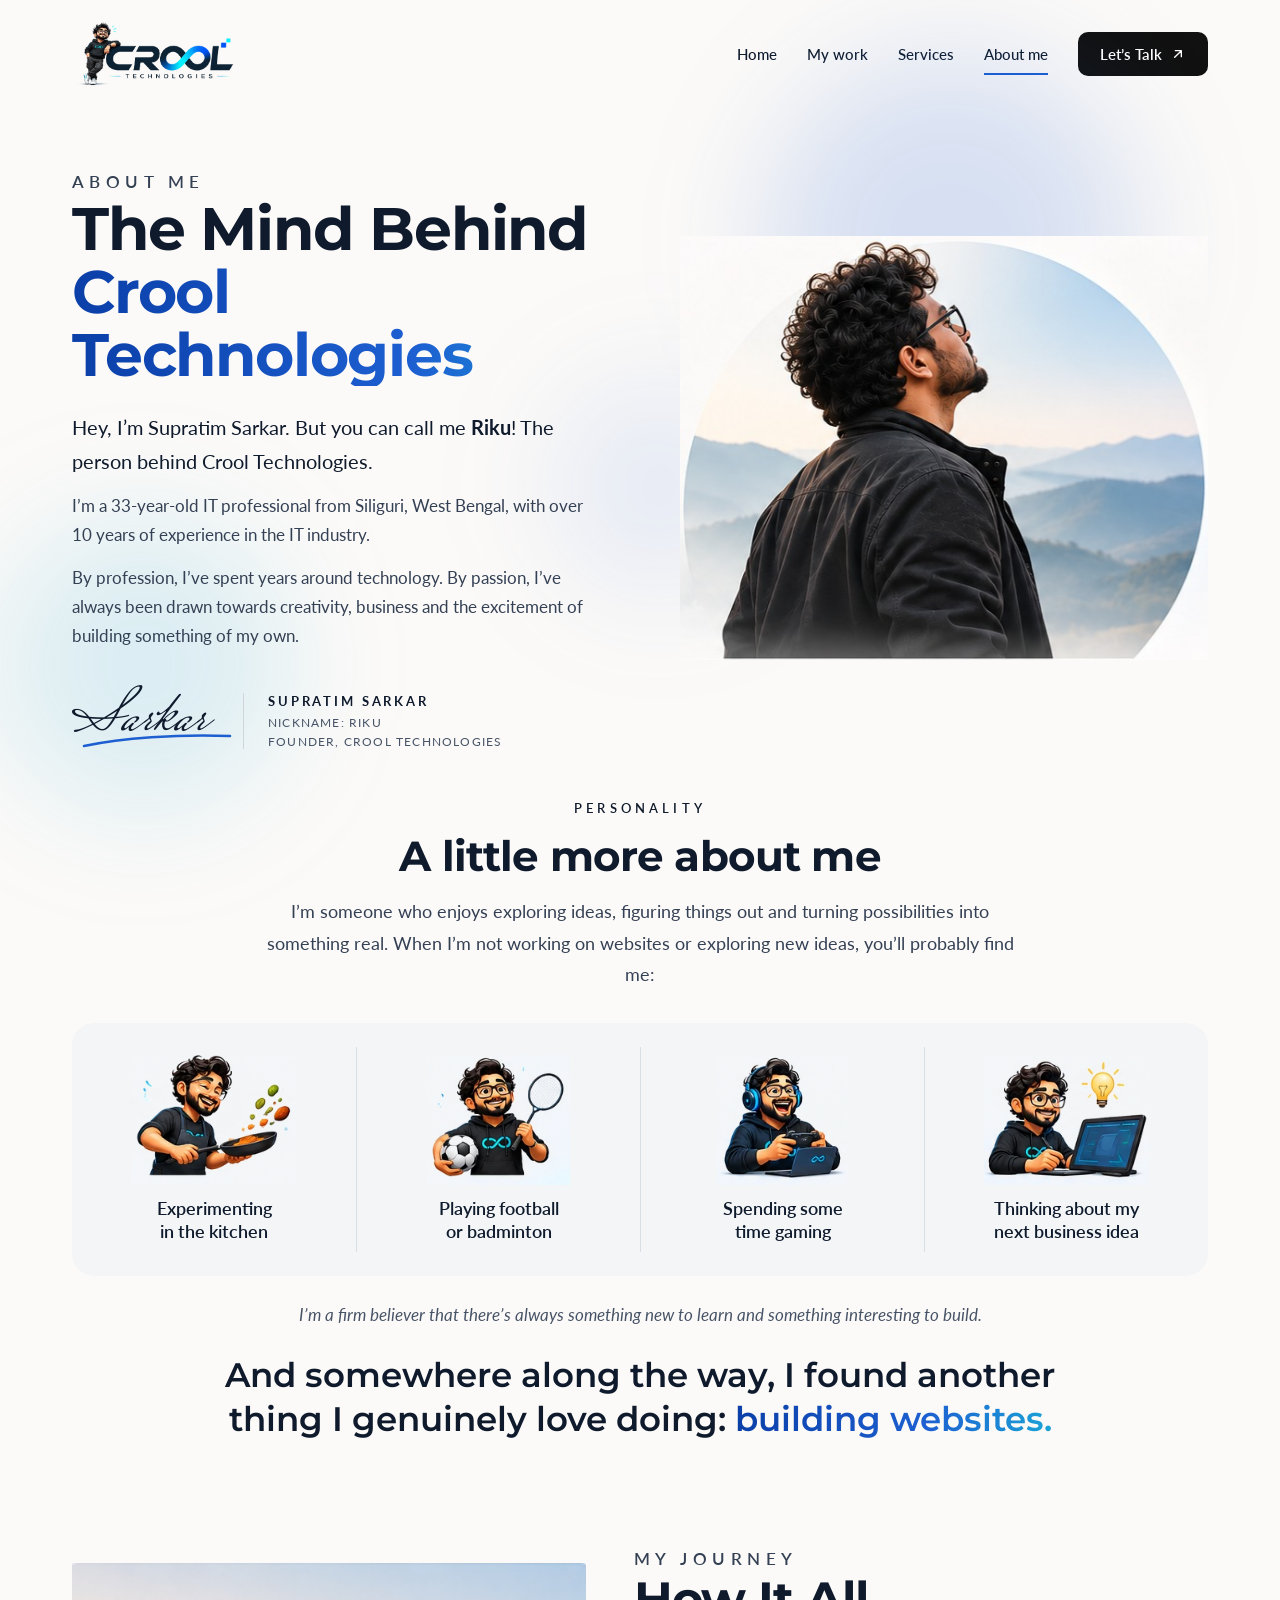
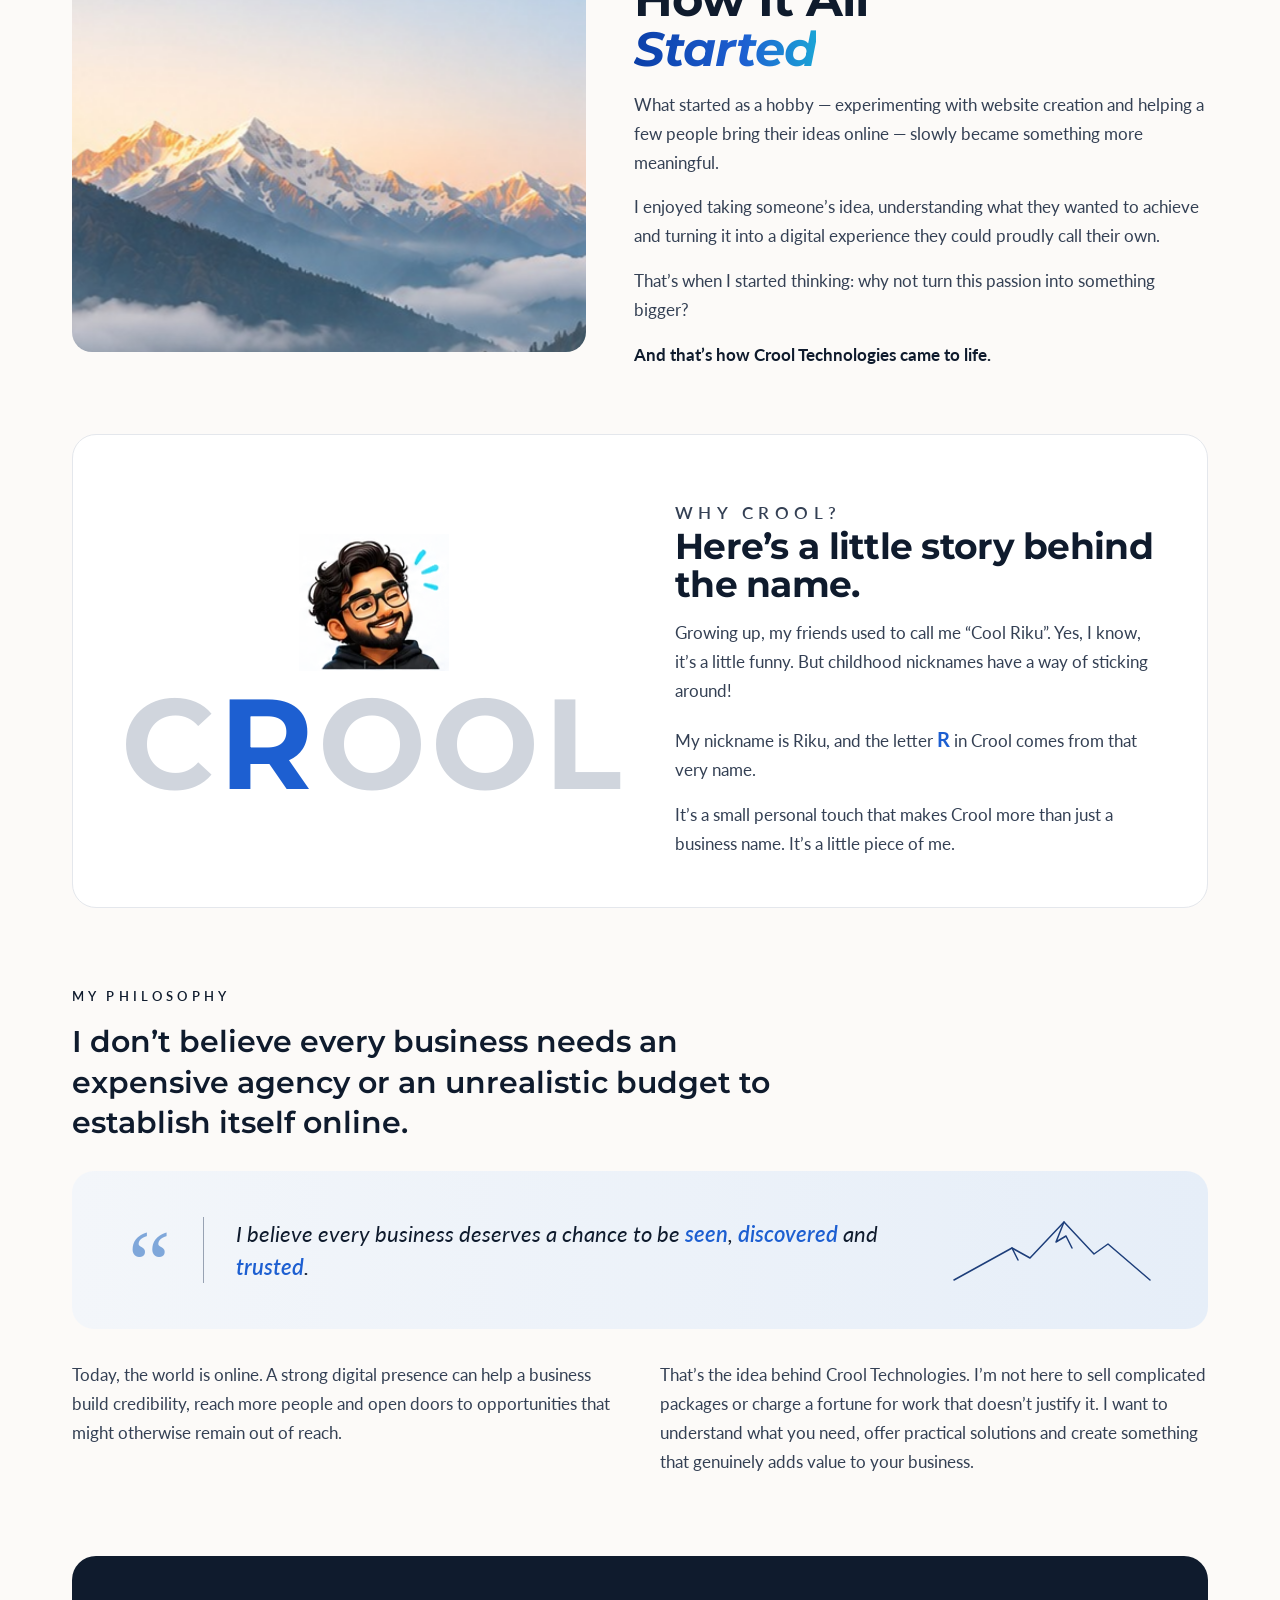
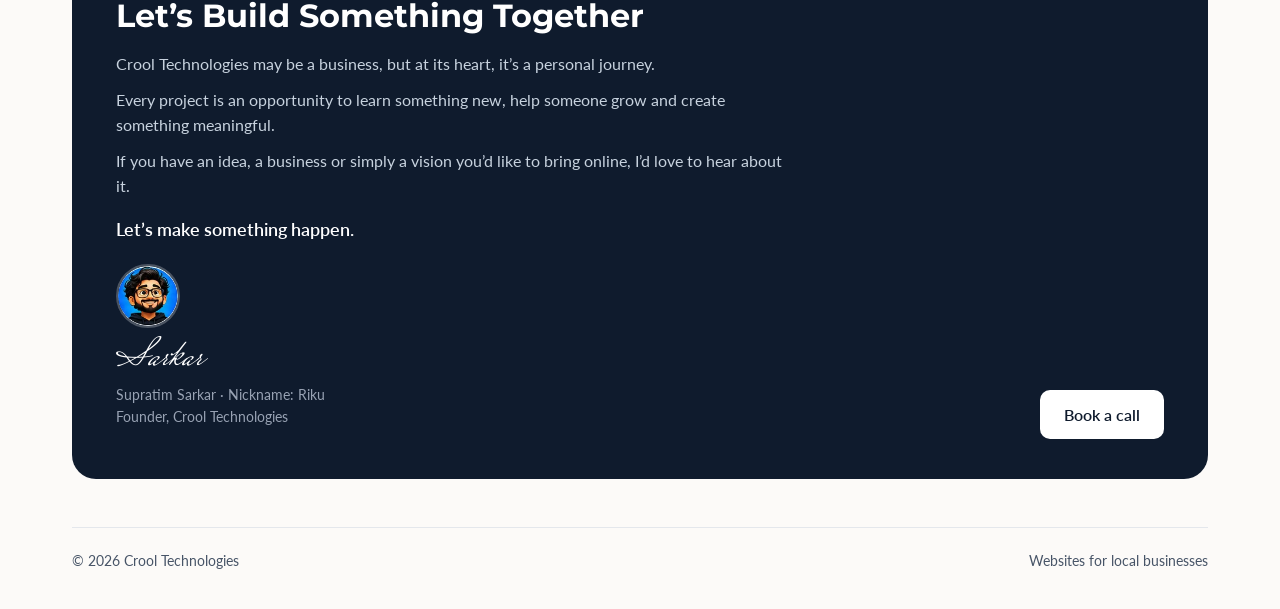
<file: about.html>
<!doctype html>
<html lang="en">
<head>
<meta charset="utf-8">
<meta name="viewport" content="width=device-width, initial-scale=1">
<title>About Me – Supratim (Riku) Sarkar | Crool Technologies</title>
<meta name="description" content="Hey, I'm Supratim Sarkar, but you can call me Riku. An IT professional from Siliguri and the person behind Crool Technologies.">
<meta property="og:title" content="About Me – Supratim Sarkar | Crool Technologies">
<meta property="og:description" content="The person behind Crool Technologies: honest, direct and just getting started.">
<meta property="og:image" content="assets/about-portrait.jpg">
<link rel="icon" href="favicon.ico" sizes="any">
<link rel="icon" type="image/png" sizes="32x32" href="assets/favicon-32.png">
<link rel="apple-touch-icon" href="assets/favicon.png">
<link rel="preconnect" href="https://fonts.googleapis.com">
<link rel="preconnect" href="https://fonts.gstatic.com" crossorigin>
<link rel="stylesheet" href="https://fonts.googleapis.com/css2?family=Lato:wght@400;700&family=Montserrat:wght@500;600;700&family=Mrs+Saint+Delafield&display=swap">
<style>
*{box-sizing:border-box}
html{scroll-behavior:smooth}
body{margin:0;background:#FCFAF8;color:#0F1B2D;font-family:Lato,system-ui,sans-serif}
a{color:#1D5FD1;text-decoration:none}a:hover{color:#174BA6}
img{max-width:100%;display:block}
.wrap{max-width:1200px;margin:0 auto;padding:0 32px}
.eyebrow{margin:0 0 18px;font-size:13px;font-weight:600;letter-spacing:.32em;color:#0F1B2D}
.h-display{margin:0;font-family:Montserrat,sans-serif;font-weight:700;letter-spacing:-.02em;line-height:1.05}
.grad{background:linear-gradient(90deg,#0B3FA8 0%,#1D5FD1 60%,#1BA3D6 100%);-webkit-background-clip:text;background-clip:text;color:transparent}

header{display:flex;flex-wrap:wrap;align-items:center;justify-content:space-between;gap:20px;padding:22px 0}
.brand{display:flex;align-items:center;gap:22px}
.brand img{height:64px;width:auto}
.brand-tag{border-left:1px solid #D0D5DD;padding-left:22px;font-size:12px;font-weight:600;letter-spacing:.12em;line-height:1.6}
nav{display:flex;flex-wrap:wrap;align-items:center;gap:30px;font-size:15px;font-weight:500}
nav a{color:#0F1B2D;padding:12px 0}
nav a[aria-current]{box-shadow:inset 0 -2px 0 #1D5FD1}
.btn-dark{display:inline-flex;align-items:center;gap:8px;background:#111;color:#FFF !important;font-weight:600;border-radius:10px;padding:13px 22px !important;box-shadow:none !important}
.btn-dark:hover{background:#333}

.hero{display:flex;flex-wrap:wrap;align-items:center;gap:40px;padding:36px 0 24px}
.hero-text{flex:1 1 460px;min-width:0}
.hero-text h1{font-size:clamp(40px,5vw,60px)}
.hero-text p{margin:24px 0 0;max-width:520px;font-size:17px;line-height:1.7;color:#344054}
.sign{display:flex;align-items:center;gap:24px;margin-top:40px}
.sign-script{position:relative;font-family:'Mrs Saint Delafield',cursive;font-size:62px;line-height:1;color:#0F1B2D;padding-right:12px}
.sign-script svg{position:absolute;left:10px;bottom:2px}
.sign-meta{border-left:1px solid #D0D5DD;padding-left:24px}
.sign-meta strong{display:block;font-size:13px;letter-spacing:.22em}
.sign-meta span{display:block;margin-top:6px;font-size:12px;letter-spacing:.1em;color:#475467}
.hero-img{flex:1 1 420px;min-width:0;display:flex;justify-content:center}
.hero-img img{width:100%;max-width:560px;height:auto}

.pillars{display:grid;grid-template-columns:repeat(4,minmax(0,1fr));background:#F3F5F7;border-radius:22px;padding:24px 0;margin:8px 0 72px}
.pillar{display:flex;flex-direction:column;align-items:center;gap:12px;text-align:center;padding:8px 16px;font-size:18px;font-weight:600;line-height:1.3}
.pillar + .pillar{border-left:1px solid #D7DEE6}

.journey{display:flex;flex-wrap:wrap;align-items:center;gap:48px;padding-bottom:64px}
.journey-img{flex:1 1 380px;min-width:0}
.journey-img{overflow:hidden;border-radius:20px}
.journey-img img{width:100%;height:auto;border-radius:20px;scale:1.08}
.journey-text{flex:1 1 440px;min-width:0}
.journey-text h2{font-size:clamp(36px,4vw,48px)}
.journey-text h2 em{font-style:italic}
.journey-text p{margin:22px 0 0;font-size:17px;line-height:1.7;color:#344054}

.quote{display:flex;align-items:center;gap:32px;background:linear-gradient(90deg,#F3F6FA 0%,#E6EEF8 100%);border-radius:22px;padding:36px 56px;margin-bottom:56px}
.quote-mark{font-family:Georgia,serif;font-size:96px;line-height:.6;color:#7FA7DA;padding-top:28px}
.quote p{flex:1;margin:0;border-left:1px solid #98A2B3;padding-left:32px;font-size:22px;line-height:1.5;font-style:italic;color:#0F1B2D}
.quote p strong{color:#1D5FD1;font-weight:600}

.cta{display:flex;flex-wrap:wrap;align-items:center;justify-content:space-between;gap:24px;padding:40px 44px;margin-bottom:48px;border-radius:24px;background:#0F1B2D;color:#FFF}
.cta h2{margin:0 0 8px;font-family:Montserrat,sans-serif;font-size:32px}
.cta p{margin:0;color:#C7D2DE;font-size:16px}
.cta a{background:#FFF;color:#0F1B2D;font-weight:600;border-radius:10px;padding:15px 24px}
.cta a:hover{background:#E4E7EC;color:#0F1B2D}

footer{display:flex;flex-wrap:wrap;justify-content:space-between;gap:12px;padding:24px 0 40px;border-top:1px solid #E4E7EC;font-size:14px;color:#475467}

.hero-text p.lead{font-size:20px;color:#0F1B2D}
.hero-text p + p{margin-top:14px}
.intro-wide{max-width:860px;margin:0 auto 80px;text-align:center}
.intro-wide p{margin:0;font-size:18px;line-height:1.75;color:#344054}
.intro-wide p.big{margin-top:24px;font-family:Montserrat,sans-serif;font-size:clamp(26px,3vw,34px);font-weight:600;line-height:1.3;color:#0F1B2D}
.journey-text p{margin-top:16px}
.why{display:flex;flex-wrap:wrap;align-items:center;gap:48px;background:#FFFFFF;border:1px solid #E4E7EC;border-radius:24px;padding:48px;margin-bottom:80px}
.why-word{flex:1 1 300px;text-align:center;font-family:Montserrat,sans-serif;font-weight:700;font-size:clamp(72px,10vw,128px);letter-spacing:.04em;color:#D0D5DD;line-height:1}
.why-word span{color:#1D5FD1}
.why-text{flex:1.4 1 400px;min-width:0}
.why-text h2{font-size:clamp(28px,3vw,36px)}
.why-text p{margin:16px 0 0;font-size:17px;line-height:1.7;color:#344054}
.why-text .r{color:#1D5FD1;font-size:20px}
.believe{margin-bottom:80px}
.believe > p:not(.eyebrow){margin:0 0 28px;max-width:760px;font-family:Montserrat,sans-serif;font-size:clamp(24px,2.6vw,30px);font-weight:600;line-height:1.35}
.believe .quote{margin-bottom:32px}
.believe-cols{display:grid;grid-template-columns:repeat(2,minmax(0,1fr));gap:40px}
.believe-cols p{margin:0;font-size:17px;line-height:1.7;color:#344054}
.more{margin-bottom:80px}
.more h2{max-width:760px;font-size:clamp(26px,2.8vw,34px);line-height:1.25}
.hobbies{list-style:none;padding:0;margin:32px 0 0;display:grid;grid-template-columns:repeat(4,minmax(0,1fr));gap:16px}
.hobbies li{display:flex;flex-direction:column;gap:14px;background:#FFFFFF;border:1px solid #E4E7EC;border-radius:18px;padding:24px;font-size:16px;font-weight:600;line-height:1.4}
.more .note{margin:28px 0 0;font-size:17px;line-height:1.7;color:#344054;font-style:italic}
.cta{align-items:flex-end}
.cta-text{flex:1 1 480px;max-width:680px}
.cta-text p{margin:0 0 10px;line-height:1.6}
.cta-text h2{margin-bottom:16px}
.cta .cta-strong{color:#FFFFFF;font-weight:600;font-size:18px;margin-top:16px}
.cta .cta-sign{margin-top:20px;font-size:14px;color:#98A2B3}
.cta .cta-sign span{display:block;font-family:'Mrs Saint Delafield',cursive;font-size:40px;line-height:1.2;color:#FFFFFF}
@media (max-width:900px){.hobbies{grid-template-columns:repeat(2,minmax(0,1fr))}.believe-cols{grid-template-columns:1fr;gap:16px}.why{padding:32px}}
@media (max-width:480px){.hobbies{grid-template-columns:1fr}}

.sign-meta span + span{margin-top:4px}
.personality{text-align:center;margin:24px 0 88px}
.personality h2{font-size:clamp(30px,3.4vw,42px)}
.pers-intro{max-width:760px;margin:18px auto 32px;font-size:18px;line-height:1.75;color:#344054}
.hobbies-strip{list-style:none;margin:0 0 28px;padding:24px 0}
.pers-note{margin:0;font-size:17px;font-style:italic;color:#475467}
.personality .big{max-width:860px;margin:28px auto 0;font-family:Montserrat,sans-serif;font-size:clamp(26px,3vw,34px);font-weight:600;line-height:1.3;color:#0F1B2D}

.site-header{position:relative;flex-wrap:nowrap}
.menu-btn{display:none;background:none;border:1px solid #D0D5DD;border-radius:10px;width:46px;height:46px;align-items:center;justify-content:center;color:#0F1B2D;cursor:pointer}
.menu-btn .i-close{display:none}
.menu-btn[aria-expanded="true"] .i-open{display:none}
.menu-btn[aria-expanded="true"] .i-close{display:block}
@media (max-width:768px){
  .site-logo{height:50px !important}
  .menu-btn{display:flex}
  .site-nav{display:none;position:absolute;top:100%;left:0;right:0;z-index:50;flex-direction:column;align-items:stretch;gap:4px;background:#FFF;border:1px solid #E4E7EC;border-radius:16px;padding:12px;box-shadow:0 16px 40px rgba(15,27,45,.12)}
  .site-nav.open{display:flex}
  .site-nav a{padding:14px 12px;border-radius:10px;font-size:16px;box-shadow:none}
  .site-nav a[aria-current]{background:#EAF1FB;color:#1D5FD1;box-shadow:none}
  .site-nav .btn-dark{justify-content:center;margin-top:6px}
}

.hobbies-strip .pillar img.riku{height:130px;width:auto;max-width:100%;object-fit:contain;transition:transform .35s cubic-bezier(.2,.7,.2,1)}
.hobbies-strip .pillar:hover img.riku{transform:translateY(-6px) rotate(-2deg)}
.why-visual{flex:1 1 300px;display:flex;flex-direction:column;align-items:center;gap:8px}
.why-visual .why-word{flex:none}
.riku-wink{width:150px;height:auto}
.riku-avatar{width:64px;height:64px;border-radius:50%;margin-bottom:8px;border:2px solid rgba(255,255,255,.25)}
@media (max-width:640px){.hobbies-strip .pillar img.riku{height:100px}.riku-wink{width:120px}}

@media (max-width:820px){
  .pillars{grid-template-columns:repeat(2,minmax(0,1fr));row-gap:20px}
  .pillar:nth-child(3){border-left:none}
  .quote{padding:28px;flex-direction:column;align-items:flex-start;gap:12px}
  .quote p{border-left:none;padding-left:0;font-size:19px}
  .quote-mountain{display:none}
}
@media (max-width:640px){
  .wrap{padding:0 20px}
  .brand-tag{display:none}
  .sign{flex-wrap:wrap;gap:16px}
  .sign-meta{border-left:none;padding-left:0}
  .cta{padding:28px}
}
</style>
<script>try{if(!sessionStorage.getItem('crool-intro')&&!matchMedia('(prefers-reduced-motion: reduce)').matches){document.documentElement.classList.add('loading');setTimeout(function(){document.documentElement.classList.remove('loading','loader-active')},6000)}}catch(e){}</script>
<link rel="stylesheet" href="loader.css">
<script src="loader.js" defer></script>
<script>if(!matchMedia('(prefers-reduced-motion: reduce)').matches)document.documentElement.classList.add('js-anim')</script>
<link rel="stylesheet" href="anim.css">
<script src="anim.js" defer></script>
</head>
<body>
<div class="wrap">

<header class="site-header">
<a class="brand" href="index.html" aria-label="Crool Technologies home">
<img src="assets/crool-logo.webp" alt="Crool Technologies" class="site-logo" width="507" height="200">
</a>
<button type="button" class="menu-btn" aria-label="Open menu" aria-expanded="false" aria-controls="site-nav">
<svg class="i-open" aria-hidden="true" width="26" height="26" viewBox="0 0 24 24" fill="none" stroke="currentColor" stroke-width="2" stroke-linecap="round"><path d="M4 7h16M4 12h16M4 17h16"></path></svg>
<svg class="i-close" aria-hidden="true" width="26" height="26" viewBox="0 0 24 24" fill="none" stroke="currentColor" stroke-width="2" stroke-linecap="round"><path d="M18 6 6 18M6 6l12 12"></path></svg>
</button>
<nav id="site-nav" class="site-nav" aria-label="Main">
<a href="index.html">Home</a>
<a href="index.html#work">My work</a>
<a href="index.html#services">Services</a>
<a href="about.html" aria-current="page">About me</a>
<a href="index.html#book" class="btn-dark">Let’s Talk
<svg aria-hidden="true" width="16" height="16" viewBox="0 0 24 24" fill="none" stroke="currentColor" stroke-width="2" stroke-linecap="round" stroke-linejoin="round"><path d="M7 17 17 7M8 7h9v9"></path></svg></a>
</nav>
</header>

<main>
<section class="hero">
<span class="blob b1" data-parallax="-0.25" aria-hidden="true"></span><span class="blob b2" data-parallax="0.2" aria-hidden="true"></span><span class="blob b3" data-parallax="-0.12" aria-hidden="true"></span>

<div class="hero-text">
<p class="eyebrow">ABOUT ME</p>
<h1 class="h-display">The Mind Behind<br><span class="grad">Crool Technologies</span></h1>
<p class="lead">Hey, I’m Supratim Sarkar. But you can call me <strong>Riku</strong>! The person behind Crool Technologies.</p>
<p>I’m a 33-year-old IT professional from Siliguri, West Bengal, with over 10 years of experience in the IT industry.</p>
<p>By profession, I’ve spent years around technology. By passion, I’ve always been drawn towards creativity, business and the excitement of building something of my own.</p>
<div class="sign">
<div class="sign-script">Sarkar
<svg aria-hidden="true" width="150" height="20" viewBox="0 0 150 20" fill="none"><path d="M2 16C40 8 95 4 148 6" stroke="#1D5FD1" stroke-width="2.5" stroke-linecap="round"></path></svg>
</div>
<div class="sign-meta"><strong>SUPRATIM SARKAR</strong><span>NICKNAME: RIKU</span><span>FOUNDER, CROOL TECHNOLOGIES</span></div>
</div>
</div>
<div class="hero-img">
<img data-parallax="-0.08" src="assets/about-portrait.jpg" alt="Supratim Sarkar looking up at misty mountains">
</div>
</section>

<section class="personality" aria-labelledby="personality-title">
<p class="eyebrow">PERSONALITY</p>
<h2 id="personality-title" class="h-display">A little more about me</h2>
<p class="pers-intro">I’m someone who enjoys exploring ideas, figuring things out and turning possibilities into something real. When I’m not working on websites or exploring new ideas, you’ll probably find me:</p>
<ul class="pillars hobbies-strip">
<li class="pillar"><img class="riku" src="assets/riku-cooking.webp" alt="Riku cooking with a frying pan" loading="lazy"><span>Experimenting<br>in the kitchen</span></li>
<li class="pillar"><img class="riku" src="assets/riku-sports.webp" alt="Riku holding a football and a badminton racket" loading="lazy"><span>Playing football<br>or badminton</span></li>
<li class="pillar"><img class="riku" src="assets/riku-gaming.webp" alt="Riku gaming with headphones and a controller" loading="lazy"><span>Spending some<br>time gaming</span></li>
<li class="pillar"><img class="riku" src="assets/riku-idea.webp" alt="Riku at a tablet with a lightbulb idea" loading="lazy"><span>Thinking about my<br>next business idea</span></li>
</ul>
<p class="pers-note">I’m a firm believer that there’s always something new to learn and something interesting to build.</p>
<p class="big">And somewhere along the way, I found another thing I genuinely love doing: <span class="grad">building websites.</span></p>
</section>

<section class="journey">
<div class="journey-img">
<img data-parallax="-0.06" src="assets/about-mountains.jpg" alt="Mountain landscape near Siliguri at sunrise">
</div>
<div class="journey-text">
<p class="eyebrow">MY JOURNEY</p>
<h2 class="h-display">How It All<br><em class="grad">Started</em></h2>
<p>What started as a hobby — experimenting with website creation and helping a few people bring their ideas online — slowly became something more meaningful.</p>
<p>I enjoyed taking someone’s idea, understanding what they wanted to achieve and turning it into a digital experience they could proudly call their own.</p>
<p>That’s when I started thinking: why not turn this passion into something bigger?</p>
<p><strong style="color:#0F1B2D">And that’s how Crool Technologies came to life.</strong></p>
</div>
</section>

<section class="why">
<div class="why-visual"><img class="riku-wink" src="assets/riku-wink.webp" alt="Riku winking" loading="lazy"><div class="why-word" aria-hidden="true">C<span>R</span>OOL</div></div>
<div class="why-text">
<p class="eyebrow">WHY CROOL?</p>
<h2 class="h-display">Here’s a little story behind the name.</h2>
<p>Growing up, my friends used to call me “Cool Riku”. Yes, I know, it’s a little funny. But childhood nicknames have a way of sticking around!</p>
<p>My nickname is Riku, and the letter <strong class="r">R</strong> in Crool comes from that very name.</p>
<p>It’s a small personal touch that makes Crool more than just a business name. It’s a little piece of me.</p>
</div>
</section>

<section class="believe">
<p class="eyebrow">MY PHILOSOPHY</p>
<p>I don’t believe every business needs an expensive agency or an unrealistic budget to establish itself online.</p>
<div class="quote">
<span class="quote-mark" aria-hidden="true">“</span>
<p>I believe every business deserves a chance to be <strong>seen</strong>, <strong>discovered</strong> and <strong>trusted</strong>.</p>
<svg class="quote-mountain" aria-hidden="true" width="200" height="64" viewBox="0 0 200 64" fill="none" stroke="#1D3E7A" stroke-width="1.5" stroke-linejoin="round" stroke-linecap="round"><path d="M2 62 60 30l18 10 34-36 30 32 14-10 42 36"></path><path d="M112 4l-8 20 10-6 6 12M60 30l6 12"></path></svg>
</div>
<div class="believe-cols">
<p>Today, the world is online. A strong digital presence can help a business build credibility, reach more people and open doors to opportunities that might otherwise remain out of reach.</p>
<p>That’s the idea behind Crool Technologies. I’m not here to sell complicated packages or charge a fortune for work that doesn’t justify it. I want to understand what you need, offer practical solutions and create something that genuinely adds value to your business.</p>
</div>
</section>

<section class="cta">
<div class="cta-text">
<h2>Let’s Build Something Together</h2>
<p>Crool Technologies may be a business, but at its heart, it’s a personal journey.</p>
<p>Every project is an opportunity to learn something new, help someone grow and create something meaningful.</p>
<p>If you have an idea, a business or simply a vision you’d like to bring online, I’d love to hear about it.</p>
<p class="cta-strong">Let’s make something happen.</p>
<p class="cta-sign"><img class="riku-avatar" src="assets/riku-avatar.webp" alt="Riku mascot" loading="lazy"><span>Sarkar</span>Supratim Sarkar · Nickname: Riku<br>Founder, Crool Technologies</p>
</div>
<a href="index.html#book">Book a call</a>
</section>
</main>

<footer>
<span>© 2026 Crool Technologies</span>
<span>Websites for local businesses</span>
</footer>

</div>
<script>
(function(){
  var btn=document.querySelector('.menu-btn'), nav=document.getElementById('site-nav');
  function set(open){ nav.classList.toggle('open',open); btn.setAttribute('aria-expanded',open); btn.setAttribute('aria-label',open?'Close menu':'Open menu'); }
  btn.addEventListener('click',function(){ set(!nav.classList.contains('open')); });
  document.addEventListener('keydown',function(e){ if(e.key==='Escape') set(false); });
  document.addEventListener('click',function(e){ if(!e.target.closest('.site-header')) set(false); });
})();
</script>
</body>
</html>
</file>
<file: loader.css>
/* Intro loader: Riku spins, then flies into the header logo (once per visit) */
html.loading::after{content:"";position:fixed;inset:0;background:#0B1B2B;z-index:9998}
html.loader-active{overflow:hidden}
html.loader-active .site-logo{opacity:0}
.site-logo{transition:opacity .35s ease}

#crool-loader{position:fixed;inset:0;z-index:9999;display:flex;align-items:center;justify-content:center;
  background:radial-gradient(circle at 50% 45%,#12345A 0%,#0B1B2B 55%,#071320 100%);transition:opacity .6s ease}
#crool-loader.fade{opacity:0}
#crool-loader .ld-stage{position:relative;width:150px;height:150px;perspective:700px}
#crool-loader .ld-ring{position:absolute;inset:-18px;border-radius:50%;
  background:conic-gradient(from 0deg,transparent 0 55%,#00E5FF 75%,#1D5FD1 90%,transparent 100%);
  -webkit-mask:radial-gradient(farthest-side,transparent calc(100% - 4px),#000 calc(100% - 3px));
  mask:radial-gradient(farthest-side,transparent calc(100% - 4px),#000 calc(100% - 3px));
  animation:ld-ring .9s linear infinite;filter:drop-shadow(0 0 10px rgba(0,229,255,.7));transition:opacity .3s ease}
#crool-loader .ld-glow{position:absolute;inset:-40px;border-radius:50%;background:radial-gradient(circle,rgba(0,229,255,.35),transparent 65%);
  animation:ld-pulse 1.2s ease-in-out infinite;transition:opacity .3s ease}
#crool-loader .ld-coin{position:absolute;inset:0;border-radius:50%;transform-style:preserve-3d;animation:ld-spin 1.3s cubic-bezier(.65,0,.35,1) infinite;
  box-shadow:0 0 40px rgba(0,229,255,.45)}
#crool-loader .ld-coin img{width:100%;height:100%;display:block;border-radius:50%;backface-visibility:visible}
#crool-loader .ld-fly{position:fixed;left:0;top:0;transform-origin:0 0;will-change:transform,opacity;
  transition:transform .75s cubic-bezier(.7,0,.2,1),opacity .35s ease .55s}
#crool-loader.flying .ld-ring,#crool-loader.flying .ld-glow{opacity:0}

@keyframes ld-spin{0%{transform:rotateY(0) scale(1)}50%{transform:rotateY(540deg) scale(1.08)}100%{transform:rotateY(720deg) scale(1)}}
@keyframes ld-ring{to{transform:rotate(360deg)}}
@keyframes ld-pulse{0%,100%{opacity:.55;transform:scale(.92)}50%{opacity:1;transform:scale(1.06)}}
</file>
<file: anim.css>
/* Crool animations: scroll reveal, typing headline, parallax depth */
html,body{overflow-x:clip}

/* 1. Scroll reveal */
.js-anim [data-reveal]{opacity:0;transform:translateY(28px);transition:opacity .7s cubic-bezier(.2,.7,.2,1),transform .7s cubic-bezier(.2,.7,.2,1);transition-delay:var(--d,0ms);will-change:opacity,transform}
.js-anim [data-reveal="left"]{transform:translateX(-36px)}
.js-anim [data-reveal="right"]{transform:translateX(36px)}
.js-anim [data-reveal="zoom"]{transform:scale(.94)}
.js-anim [data-reveal].in{opacity:1;transform:none}
.js-anim .rw{display:inline-block;opacity:0;transform:translateY(.45em);transition:opacity .6s ease,transform .6s cubic-bezier(.2,.7,.2,1);transition-delay:var(--d,0ms)}
.js-anim .words-in .rw{opacity:1;transform:none}

/* 4. Typing headline */
.type-wrap{white-space:nowrap}
.type-text{color:#1D5FD1}
.type-caret{display:inline-block;width:3px;height:.9em;margin-left:4px;background:#1D5FD1;vertical-align:-.08em;border-radius:2px;animation:caret 1s steps(1) infinite}
@keyframes caret{50%{opacity:0}}

/* 5. Parallax depth */
.hero,.about-hero{position:relative;isolation:isolate}
.blob{position:absolute;z-index:-1;border-radius:50%;filter:blur(60px);pointer-events:none;will-change:transform}
.blob.b1{width:380px;height:380px;background:rgba(29,95,209,.16);top:-60px;right:6%}
.blob.b2{width:300px;height:300px;background:rgba(27,163,214,.14);bottom:-40px;left:-80px}
.blob.b3{width:220px;height:220px;background:rgba(29,95,209,.10);top:40%;left:42%}
[data-parallax]{will-change:transform}

/* Hover zoom on portfolio images */
.work-card{transition:transform .35s ease,box-shadow .35s ease}
.work-card img{transition:transform .6s cubic-bezier(.2,.7,.2,1)}
.work-card:hover img{transform:scale(1.07)}
.work-card:hover{transform:translateY(-4px);box-shadow:0 18px 40px rgba(15,27,45,.12)}
.svc-card,.flow-step,.hobbies-strip .pillar{transition:transform .3s ease,box-shadow .3s ease}
.svc-card:hover,.flow-step:hover{transform:translateY(-4px);box-shadow:0 14px 34px rgba(15,27,45,.08)}

@media (prefers-reduced-motion:reduce){
  .js-anim [data-reveal],.js-anim .rw{opacity:1 !important;transform:none !important;transition:none !important}
  [data-parallax],.blob{transform:none !important}
  .type-caret{animation:none}
  .work-card,.work-card img,.svc-card,.flow-step{transition:none !important}
  .work-card:hover img,.work-card:hover,.svc-card:hover,.flow-step:hover{transform:none}
}
</file>
